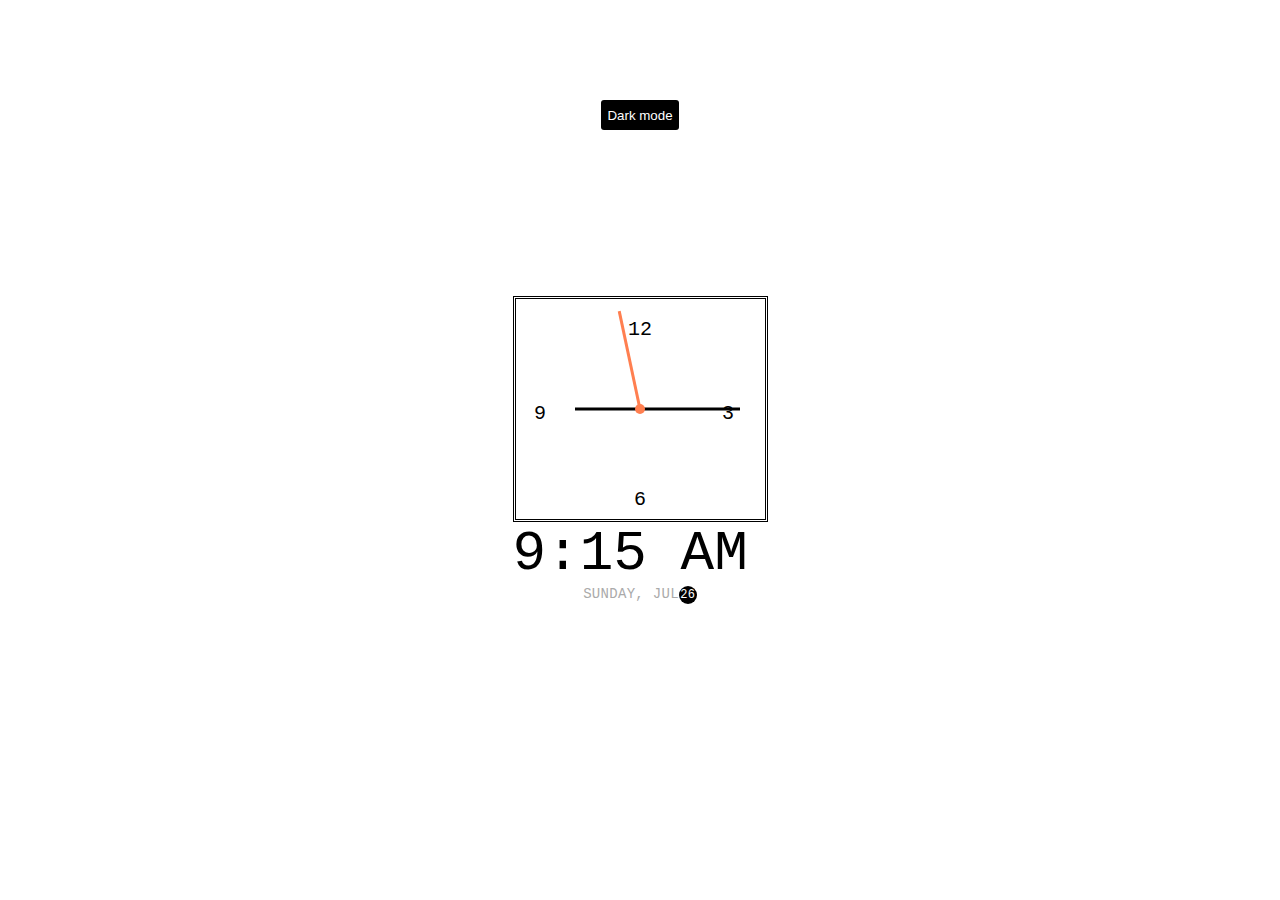
<file: Clock/index.html>
<!DOCTYPE html>
<html lang="en">
  <head>
    <meta charset="UTF-8" />
    <meta name="viewport" content="width=device-width, initial-scale=1.0" />
    <title>Clock</title>
    <link rel="stylesheet" href="style.css" />
  </head>
  <body>
    <button class="toggle">Dark mode</button>
    <div class="analog">
      <div class="clock-container">
        <div class="clock">
          <p class="number top">12</p>
          <p class="number right">3</p>
          <p class="number bottom">6</p>
          <p class="number left">9</p>
          <div class="needle hour"></div>
          <div class="needle minute"></div>
          <div class="needle second"></div>
          <div class="center-point"></div>
        </div>
      </div>
      <div class="time"></div>
      <div class="date"></div>
    </div>
    <script>
      const hourEl = document.querySelector(".hour");
      const minuteEl = document.querySelector(".minute");
      const secondEl = document.querySelector(".second");
      const timeEl = document.querySelector(".time");
      const dateEl = document.querySelector(".date");
      const toggle = document.querySelector(".toggle");

      const days = [
        "Sunday",
        "Monday",
        "Tuesday",
        "Wednesday",
        "Thursday",
        "Friday",
        "Saturday",
      ];
      const months = [
        "Jan",
        "Feb",
        "Mar",
        "Apr",
        "May",
        "Jun",
        "Jul",
        "Aug",
        "Sep",
        "Oct",
        "Nov",
        "Dec",
      ];

      toggle.addEventListener("click", (e) => {
        const html = document.querySelector("html");
        if (html.classList.contains("dark")) {
          html.classList.remove("dark");
          e.target.innerHTML = "Dark mode";
        } else {
          html.classList.add("dark");
          e.target.innerHTML = "Light mode";
        }
      });

      function setTime() {
        const time = new Date();
        const month = time.getMonth();
        const day = time.getDay();
        const date = time.getDate();
        const hours = time.getHours();
        const hoursForClock = hours >= 13 ? hours % 12 : hours;
        const minutes = time.getMinutes();
        const seconds = time.getSeconds();
        const ampm = hours >= 12 ? "PM" : "AM";

        hourEl.style.transform = `translate(-50%, -100%) rotate(${scale(
          hoursForClock,
          0,
          12,
          0,
          360
        )}deg)`;
        minuteEl.style.transform = `translate(-50%, -100%) rotate(${scale(
          minutes,
          0,
          60,
          0,
          360
        )}deg)`;
        secondEl.style.transform = `translate(-50%, -100%) rotate(${scale(
          seconds,
          0,
          60,
          0,
          360
        )}deg)`;

        timeEl.innerHTML = `${hoursForClock}:${
          minutes < 10 ? `0${minutes}` : minutes
        } ${ampm}`;
        dateEl.innerHTML = `${days[day]}, ${months[month]} <span class="circle">${date}</span>`;
      }

      const scale = (num, in_min, in_max, out_min, out_max) => {
        return (
          ((num - in_min) * (out_max - out_min)) / (in_max - in_min) + out_min
        );
      };

      setTime();

      setInterval(setTime, 1000);
    </script>
  </body>
</html>
</file>
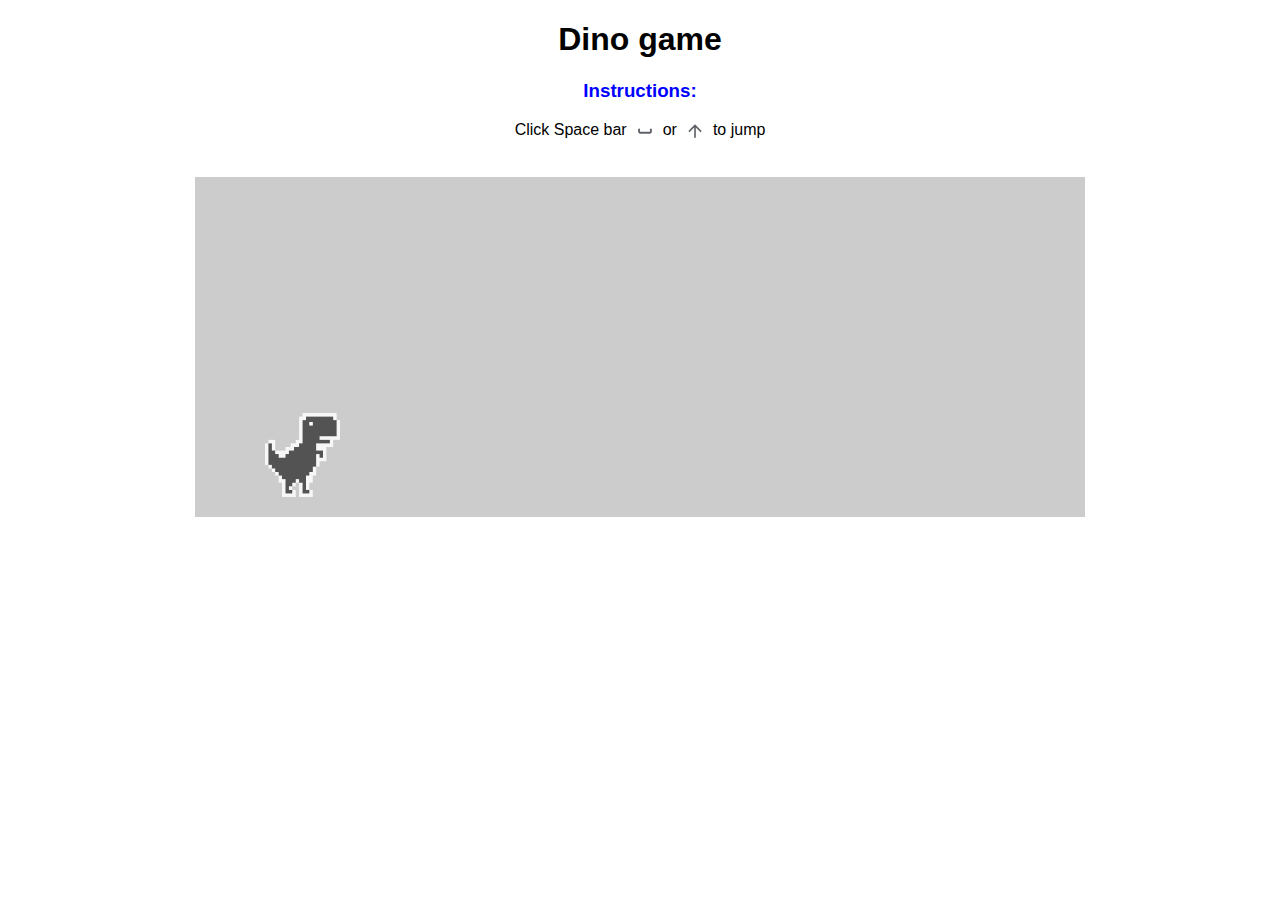
<file: Dino/index.html>
<!DOCTYPE html>
<html lang="en">
  <head>
    <meta charset="UTF-8" />
    <meta name="viewport" content="width=device-width, initial-scale=1.0" />
    <title>My Dino</title>
    <link rel="stylesheet" href="style.css" />
    <script src="script.js"></script>
  </head>
  <body>
    <h1>Dino game</h1>
    <div class="Instructions">
      <h3>Instructions:</h3>
      <p>
        Click Space bar <img src="./img/space-bar.svg" class="icon" /> or
        <img src="./img/Arrow-up.svg" class="icon" /> to jump
      </p>
    </div>
    <img id="resetImage" src="./img/game-over.png" onclick="resetGame()" />

    <canvas id="dinoBoard"></canvas>
  </body>
</html>
</file>
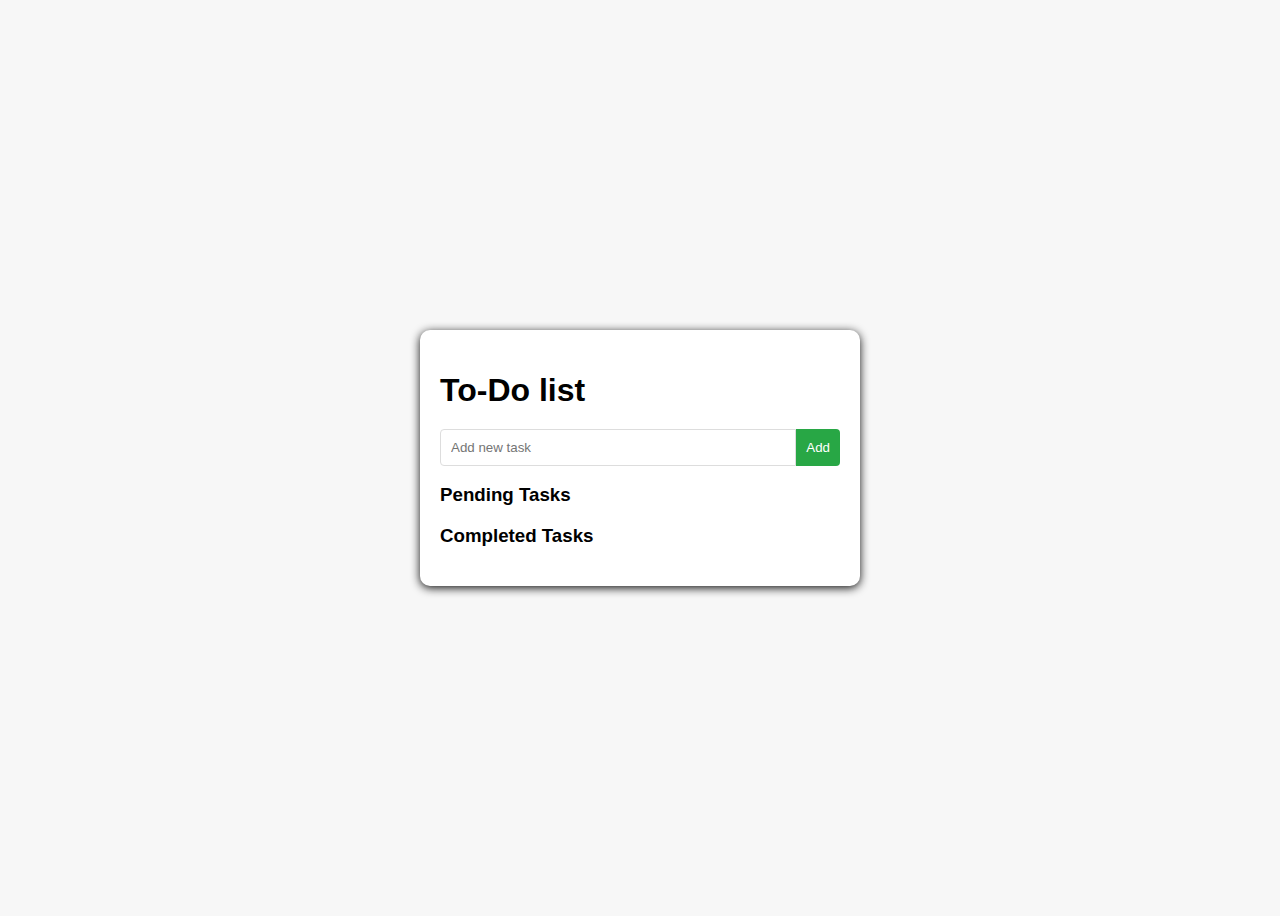
<file: To-Do-List/index.html>
<!DOCTYPE html>
<html lang="en">
  <head>
    <meta charset="UTF-8" />
    <meta name="viewport" content="width=device-width, initial-scale=1.0" />
    <title>To-Do list</title>
    <link rel="stylesheet" href="style.css" />
    <script src="script.js"></script>
  </head>
  <body>
    <div class="container">
      <h1>To-Do list</h1>
      <form id="todoForm">
        <input type="text" id="todoInput" placeholder="Add new task" required />
        <button type="submit">Add</button>
      </form>
      <h3>Pending Tasks</h3>
      <ul id="todoList"></ul>
      <h3>Completed Tasks</h3>
      <ul id="completedList"></ul>
    </div>
  </body>
</html>
</file>
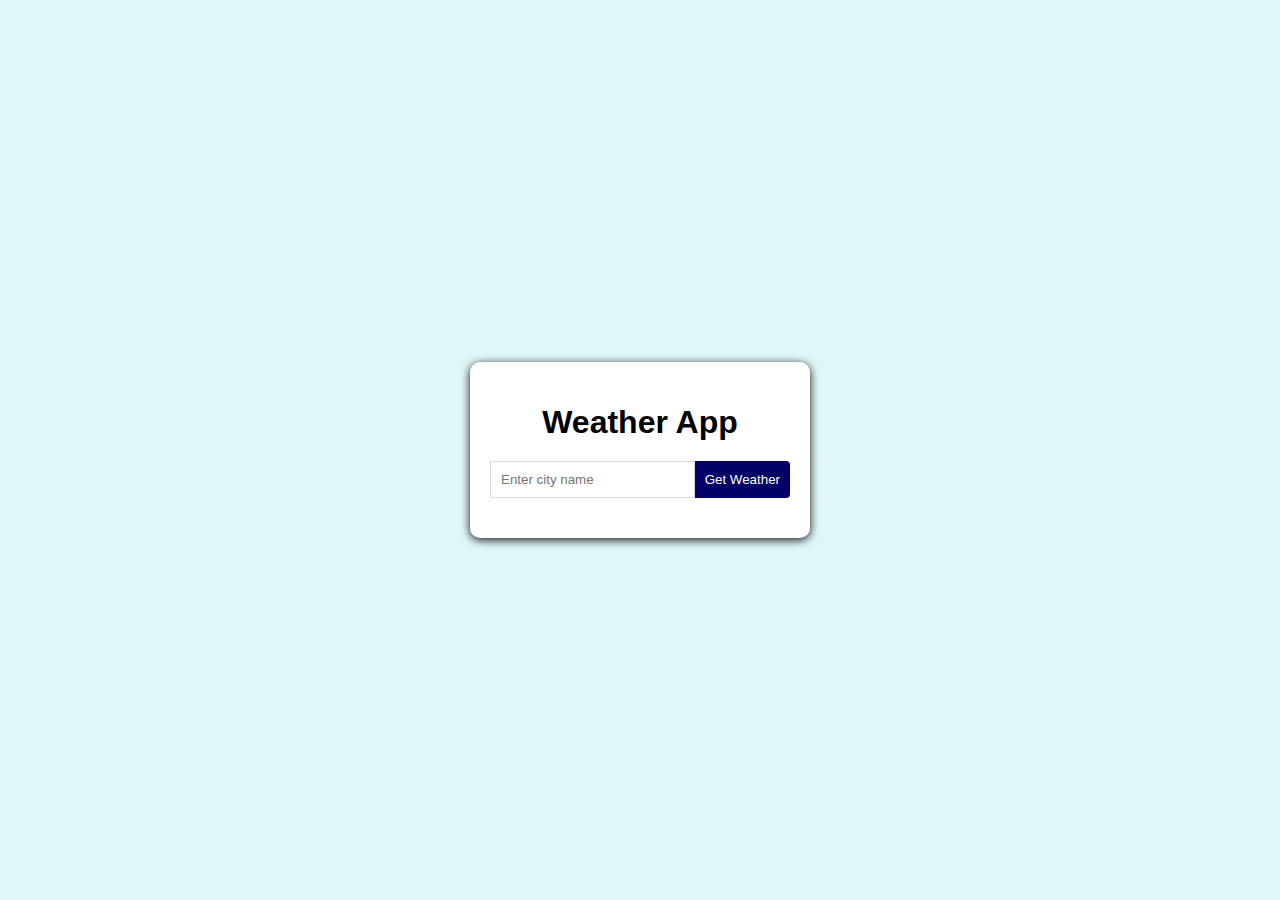
<file: Weather-app/index.html>
<!DOCTYPE html>
<html lang="en">
  <head>
    <meta charset="UTF-8" />
    <meta name="viewport" content="width=device-width, initial-scale=1.0" />
    <title>Weather app</title>
    <link rel="stylesheet" href="style.css" />
  </head>
  <body>
    <div class="container">
      <h1>Weather App</h1>
      <form id="weatherForm">
        <input
          type="text"
          id="weatherInput"
          placeholder="Enter city name"
          required
        />
        <button type="submit">Get Weather</button>
        <div id="weatherResult" class="weatherResult"></div>
      </form>
    </div>
    <script src="script.js"></script>
  </body>
</html>
</file>
<file: Clock/style.css>
* {
  box-sizing: border-box;
}

:root {
  --primary-color: #000;
  --secondary-color: #fff;
}
html {
  transition: all 0.5s ease-in;
}
html.dark {
  background-color: #000;
  color: #fff;

  .needle.hour,
  .needle.minute {
    background-color: #fff;
  }
}

body {
  font-family: "Courier New", Courier, monospace;
  display: flex;
  align-items: center;
  justify-content: center;
  height: 100vh;
  overflow: hidden;
  margin: 0;
}

.toggle {
  cursor: pointer;
  background-color: var(--primary-color);
  color: var(--secondary-color);
  border: 0;
  position: absolute;
  top: 100px;
  border-radius: 3px;
  height: 30px;
}

.clock-container {
  display: flex;
  flex-direction: column;
  justify-content: space-between;
  align-items: center;
  border-style: double;
}

.clock {
  position: relative;
  width: 200px;
  height: 200px;
  margin: 10px;
}

.needle {
  background-color: var(--primary-color);
  position: absolute;
  top: 50%;
  left: 50%;
  height: 65px;
  width: 3px;
  transform-origin: bottom center;
  transition: all 0.5s ease-in linear;
}

.needle.hour {
  transform: translate(-50%, -100%) rotate(0deg);
}
.needle.minute {
  transform: translate(-50%, -100%) rotate(0deg);
  height: 100px;
}
.needle.second {
  transform: translate(-50%, -100%) rotate(0deg);
  height: 100px;
  background-color: coral;
}

.center-point {
  background-color: coral;
  width: 10px;
  height: 10px;
  position: absolute;
  top: 50%;
  left: 50%;
  transform: translate(-50%, -50%);
  border-radius: 50%;
}

.time {
  font-size: 56px;
}

.date {
  color: #aaa;
  font-size: 14px;
  letter-spacing: 0.3px;
  text-transform: uppercase;
  display: flex;
  justify-content: center;
}
.date .circle {
  background-color: var(--primary-color);
  color: var(--secondary-color);
  border-radius: 50%;
  height: 18px;
  width: 18px;
  display: inline-flex;
  align-items: center;
  justify-content: center;
  line-height: 18px;
  transition: all 0.5s ease-in;
  font-size: 12px;
}

.analog {
  width: 255px;
}

.number {
  position: absolute;
  font-size: 20px;
  text-align: center;
  transform: translate(-50%, -50%);
}

.number.top {
  left: 50%;
}

.number.right {
  top: 42%;
  right: 0;
}

.number.bottom {
  top: 85%;
  left: 50%;
}

.number.left {
  top: 42%;
  left: 0%;
}
</file>
<file: Dino/style.css>
body {
  font-family: "Franklin Gothic Medium", "Arial Narrow", Arial, sans-serif;
  text-align: center;
}
#dinoBoard {
  background-color: #cccccc;
}
h3 {
  color: blue;
  justify-content: space-around;
}
.Instructions p {
  display: flex;
  justify-content: center;
  gap: 8px;
}

.Instructions p img.icon {
  width: 20px;
  height: auto;
  padding-bottom: 20px;
}
#resetImage {
  display: none;
  position: absolute;
  top: 50%;
  left: 50%;
  transform: translate(-50%, -50%);
  cursor: pointer;
}
canvas {
  padding: 20px;
}
</file>
<file: To-Do-List/style.css>
body {
  font-family: Arial, Helvetica, sans-serif;
  display: flex;
  justify-content: center;
  align-items: center;
  height: 100vh;
  background-color: #f7f7f7;
}
.container {
  width: 400px;
  background: #fff;
  padding: 20px;
  border-radius: 10px;
  box-shadow: 0 2px 10px #111;
}
h1 {
  margin-bottom: 20px;
}
form {
  display: flex;
}
input {
  flex: 1;
  padding: 10px;
  border: 1px solid #ddd;
  border-radius: 4px 0 0 4px;
}
button {
  padding: 10px;
  border: none;
  background-color: #28a745;
  color: #fff;
  border-radius: 0 4px 4px 0;
  cursor: pointer;
}
button:hover {
  background-color: #28a745;
}
ul {
  list-style: none;
  padding: 0;
}
li {
  display: flex;
  justify-content: space-between;
  align-items: center;
  padding: 10px;
  border-bottom: 1px solid #fff;
}
li.completed {
  text-decoration: line-through;
  color: #888;
}

button.delete {
  background-color: #dc3545;
  margin-left: 10px;
}

button.delete:hover {
  background-color: #c82333;
}
</file>
<file: Weather-app/style.css>
body {
  font-family: Arial, Helvetica, sans-serif;
  display: flex;
  justify-content: center;
  align-items: center;
  height: 100vh;
  background-color: #e0f7fa;
  margin: 0;
}
.container {
  background: #fff;
  padding: 20px;
  border-radius: 10px;
  box-shadow: 0 2px 10px #111;
  text-align: center;
  width: 300px;
}
h1 {
  margin-bottom: 20px;
}
form {
  display: flex;
  margin-bottom: 20px;
}
input {
  flex: 1;
  padding: 10px;
  border: 1px solid #ddd;
}

button {
  padding: 10px;
  border: none;
  background-color: #020067;
  color: #fff;
  border-radius: 0 4px 4px 0;
  cursor: pointer;
}
button:hover {
  background-color: #020067;
}

.weatherResult {
  margin-top: 20px;
}
.weatherResult div {
  margin-bottom: 10px;
}
.weatherIcon {
  width: 50px;
  height: 50px;
  margin-top: 20px;
  font-size: 20px;
}
</file>
